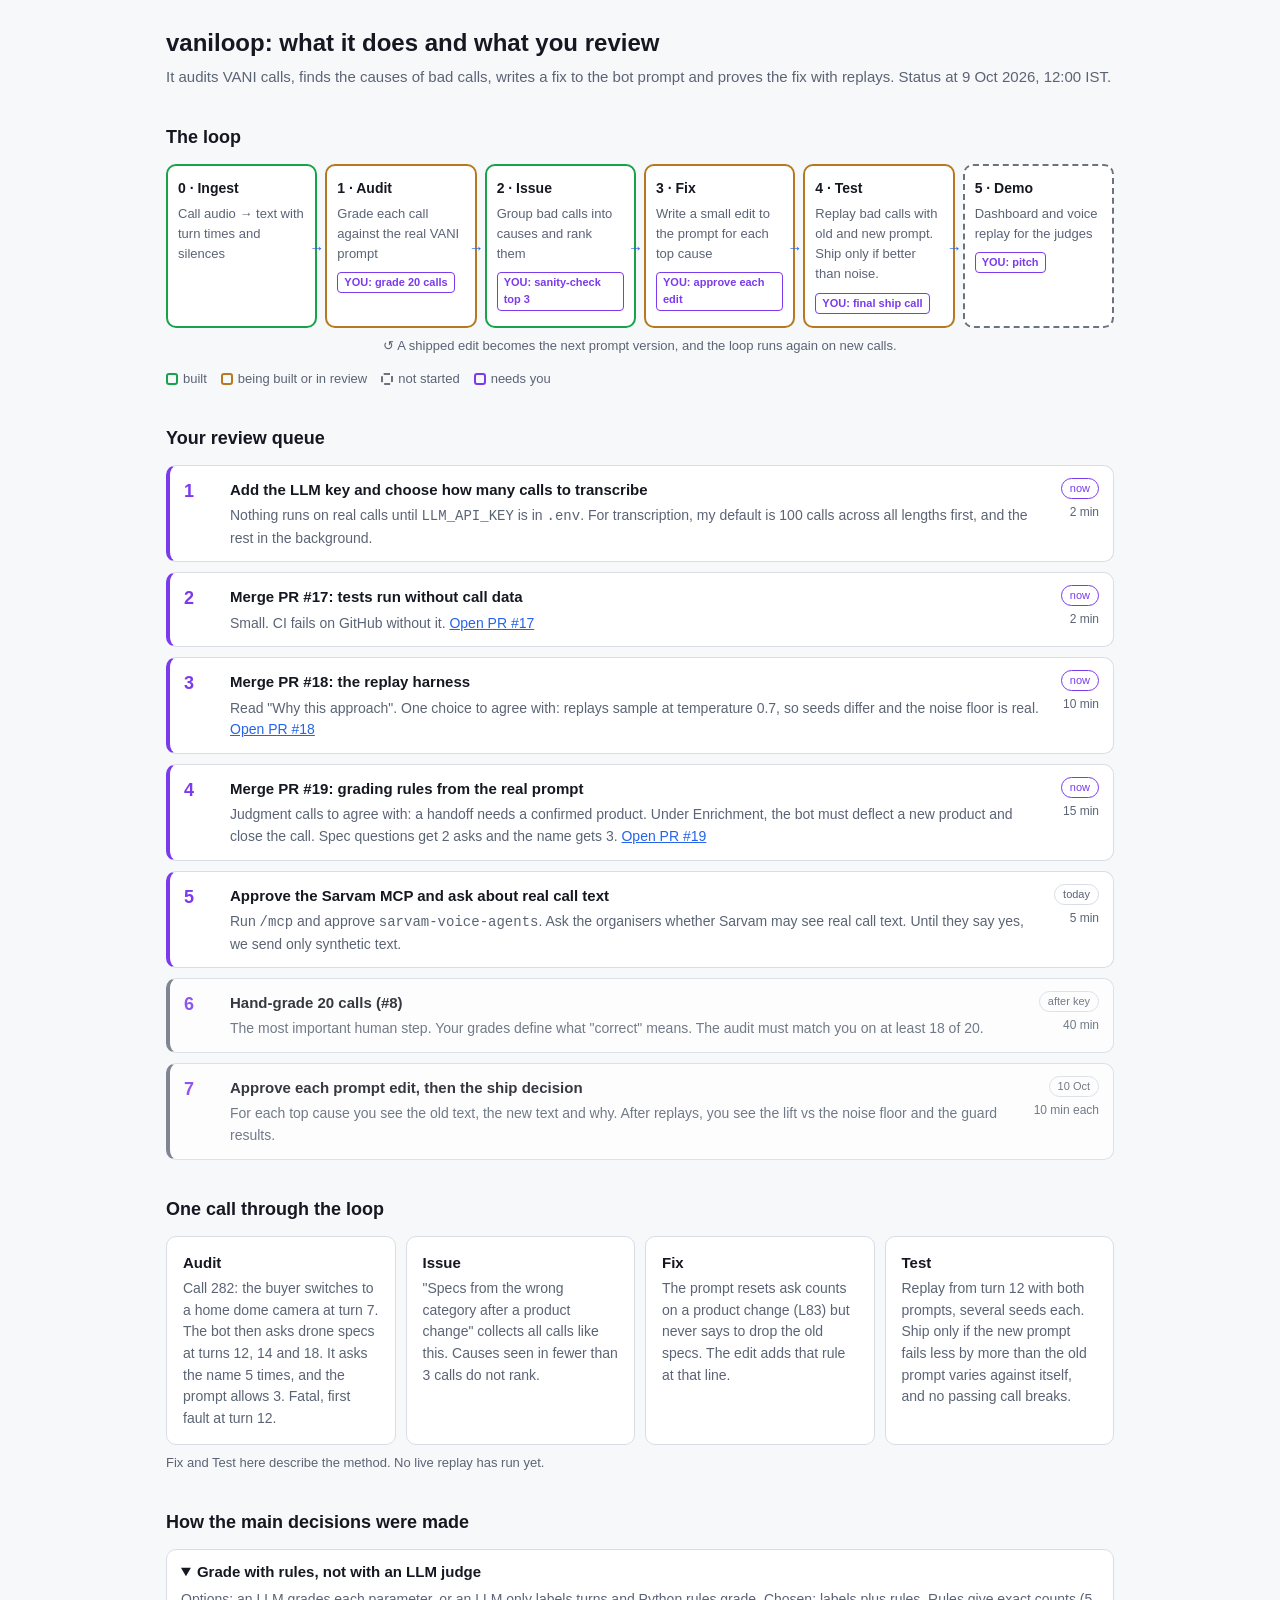
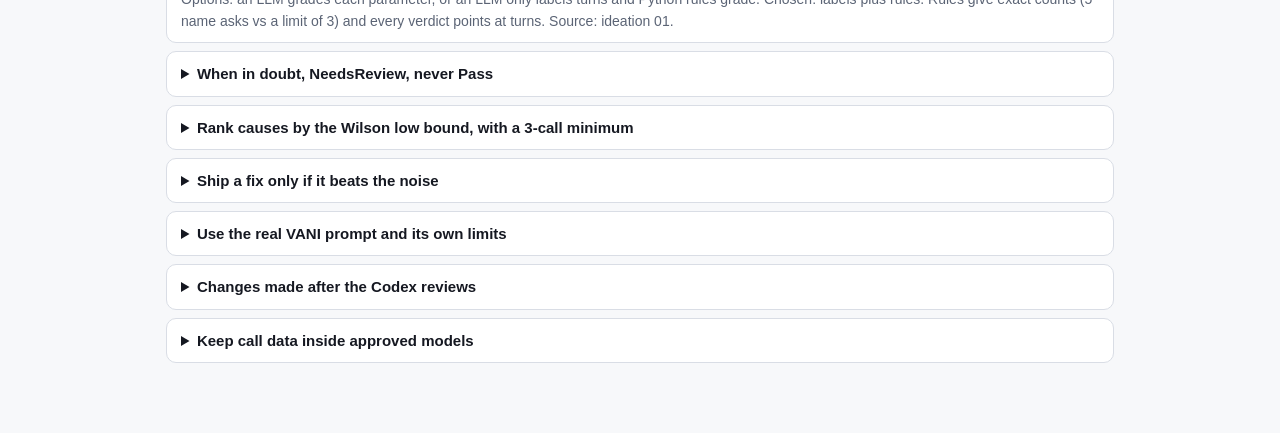
<file: ideation/architecture.html>
<!doctype html>
<html lang="en">
<head>
<meta charset="utf-8">
<meta name="viewport" content="width=device-width, initial-scale=1">
<title>vaniloop Review Map</title>
<style>
:root{--bg:#0f1115;--panel:#171a21;--line:#2a2f3a;--text:#e6e8ee;--mute:#9aa3b2;--accent:#6ea8fe;--ok:#4cc38a;--wip:#f5b942;--todo:#7b8496;--you:#c792ea}
@media (prefers-color-scheme: light){:root:not([data-theme="dark"]){--bg:#f7f8fa;--panel:#fff;--line:#d9dde5;--text:#151821;--mute:#5b6475;--accent:#2563eb;--ok:#16a34a;--wip:#b7791f;--todo:#6b7280;--you:#7c3aed}}
:root[data-theme="dark"]{--bg:#0f1115;--panel:#171a21;--line:#2a2f3a;--text:#e6e8ee;--mute:#9aa3b2;--accent:#6ea8fe;--ok:#4cc38a;--wip:#f5b942;--todo:#7b8496;--you:#c792ea}
*{box-sizing:border-box}
body{margin:0;background:var(--bg);color:var(--text);font:15px/1.55 -apple-system,BlinkMacSystemFont,"Segoe UI",Roboto,sans-serif}
main{max-width:980px;margin:0 auto;padding:24px 16px 64px}
h1{font-size:24px;margin:0 0 4px}
h2{font-size:18px;margin:36px 0 12px}
.sub{color:var(--mute);margin:0 0 8px}
a{color:var(--accent)}
.card{background:var(--panel);border:1px solid var(--line);border-radius:10px;padding:14px 16px}

/* loop */
.loop{display:grid;grid-template-columns:repeat(6,1fr);gap:8px;align-items:stretch}
.stage{position:relative;background:var(--panel);border:2px solid var(--line);border-radius:10px;padding:12px 10px}
.stage.ok{border-color:var(--ok)}.stage.wip{border-color:var(--wip)}.stage.todo{border-color:var(--todo);border-style:dashed}
.stage b{display:block;font-size:14px}
.stage p{margin:4px 0 0;font-size:13px;color:var(--mute)}
.stage .you{display:inline-block;margin-top:8px;font-size:11px;font-weight:700;color:var(--you);border:1px solid var(--you);border-radius:4px;padding:1px 6px}
.stage:not(:last-child)::after{content:"→";position:absolute;right:-9px;top:44%;color:var(--accent);font-weight:700}
.back{margin-top:8px;text-align:center;color:var(--mute);font-size:13px}
@media (max-width:760px){.loop{grid-template-columns:1fr 1fr}.stage::after{display:none}}
.legend{display:flex;gap:14px;flex-wrap:wrap;color:var(--mute);font-size:13px;margin-top:10px}
.sw{display:inline-block;width:12px;height:12px;border-radius:3px;border:2px solid;vertical-align:-2px;margin-right:5px}

/* review queue */
.q{display:grid;gap:10px}
.item{display:grid;grid-template-columns:34px 1fr auto;gap:12px;align-items:start;background:var(--panel);border:1px solid var(--line);border-left:4px solid var(--you);border-radius:10px;padding:12px 14px}
.item.later{border-left-color:var(--todo);opacity:.85}
.n{font-weight:700;color:var(--you);font-size:18px}
.item h3{margin:0;font-size:15px}
.item p{margin:4px 0 0;color:var(--mute);font-size:14px}
.item .def{color:var(--text)}
.meta{text-align:right;font-size:12px;color:var(--mute);white-space:nowrap}
.pill{display:inline-block;font-size:11px;border:1px solid var(--line);border-radius:999px;padding:1px 8px;margin-bottom:4px}
.pill.now{border-color:var(--you);color:var(--you)}

/* example + decisions */
.steps{display:grid;grid-template-columns:repeat(auto-fit,minmax(200px,1fr));gap:10px}
.steps .card b{display:block;margin-bottom:4px}
.steps .card p{margin:0;color:var(--mute);font-size:14px}
details{background:var(--panel);border:1px solid var(--line);border-radius:10px;padding:10px 14px;margin-bottom:8px}
summary{cursor:pointer;font-weight:600}
details p{margin:6px 0 0;color:var(--mute);font-size:14px}
.note{font-size:13px;color:var(--mute);margin-top:8px}
</style>
</head>
<body>
<main>
<h1>vaniloop: what it does and what you review</h1>
<p class="sub">It audits VANI calls, finds the causes of bad calls, writes a fix to the bot prompt and proves the fix with replays. Status at 9 Oct 2026, 12:00 IST.</p>

<h2>The loop</h2>
<div class="loop">
  <div class="stage ok"><b>0 · Ingest</b><p>Call audio → text with turn times and silences</p></div>
  <div class="stage wip"><b>1 · Audit</b><p>Grade each call against the real VANI prompt</p><span class="you">YOU: grade 20 calls</span></div>
  <div class="stage ok"><b>2 · Issue</b><p>Group bad calls into causes and rank them</p><span class="you">YOU: sanity-check top 3</span></div>
  <div class="stage wip"><b>3 · Fix</b><p>Write a small edit to the prompt for each top cause</p><span class="you">YOU: approve each edit</span></div>
  <div class="stage wip"><b>4 · Test</b><p>Replay bad calls with old and new prompt. Ship only if better than noise.</p><span class="you">YOU: final ship call</span></div>
  <div class="stage todo"><b>5 · Demo</b><p>Dashboard and voice replay for the judges</p><span class="you">YOU: pitch</span></div>
</div>
<p class="back">↺ A shipped edit becomes the next prompt version, and the loop runs again on new calls.</p>
<div class="legend">
  <span><span class="sw" style="border-color:var(--ok)"></span>built</span>
  <span><span class="sw" style="border-color:var(--wip)"></span>being built or in review</span>
  <span><span class="sw" style="border-color:var(--todo);border-style:dashed"></span>not started</span>
  <span><span class="sw" style="border-color:var(--you)"></span>needs you</span>
</div>

<h2>Your review queue</h2>
<div class="q">
  <div class="item">
    <div class="n">1</div>
    <div><h3>Add the LLM key and choose how many calls to transcribe</h3>
      <p>Nothing runs on real calls until <code>LLM_API_KEY</code> is in <code>.env</code>. For transcription, my default is 100 calls across all lengths first, and the rest in the background.</p></div>
    <div class="meta"><span class="pill now">now</span><br>2 min</div>
  </div>
  <div class="item">
    <div class="n">2</div>
    <div><h3>Merge PR #17: tests run without call data</h3>
      <p>Small. CI fails on GitHub without it. <a href="https://github.com/amteshwarkhokhar/vaniloop/pull/17">Open PR #17</a></p></div>
    <div class="meta"><span class="pill now">now</span><br>2 min</div>
  </div>
  <div class="item">
    <div class="n">3</div>
    <div><h3>Merge PR #18: the replay harness</h3>
      <p>Read "Why this approach". One choice to agree with: replays sample at temperature 0.7, so seeds differ and the noise floor is real. <a href="https://github.com/amteshwarkhokhar/vaniloop/pull/18">Open PR #18</a></p></div>
    <div class="meta"><span class="pill now">now</span><br>10 min</div>
  </div>
  <div class="item">
    <div class="n">4</div>
    <div><h3>Merge PR #19: grading rules from the real prompt</h3>
      <p>Judgment calls to agree with: a handoff needs a confirmed product. Under Enrichment, the bot must deflect a new product and close the call. Spec questions get 2 asks and the name gets 3. <a href="https://github.com/amteshwarkhokhar/vaniloop/pull/19">Open PR #19</a></p></div>
    <div class="meta"><span class="pill now">now</span><br>15 min</div>
  </div>
  <div class="item">
    <div class="n">5</div>
    <div><h3>Approve the Sarvam MCP and ask about real call text</h3>
      <p>Run <code>/mcp</code> and approve <code>sarvam-voice-agents</code>. Ask the organisers whether Sarvam may see real call text. Until they say yes, we send only synthetic text.</p></div>
    <div class="meta"><span class="pill">today</span><br>5 min</div>
  </div>
  <div class="item later">
    <div class="n">6</div>
    <div><h3>Hand-grade 20 calls (#8)</h3>
      <p>The most important human step. Your grades define what "correct" means. The audit must match you on at least 18 of 20.</p></div>
    <div class="meta"><span class="pill">after key</span><br>40 min</div>
  </div>
  <div class="item later">
    <div class="n">7</div>
    <div><h3>Approve each prompt edit, then the ship decision</h3>
      <p>For each top cause you see the old text, the new text and why. After replays, you see the lift vs the noise floor and the guard results.</p></div>
    <div class="meta"><span class="pill">10 Oct</span><br>10 min each</div>
  </div>
</div>

<h2>One call through the loop</h2>
<div class="steps">
  <div class="card"><b>Audit</b><p>Call 282: the buyer switches to a home dome camera at turn 7. The bot then asks drone specs at turns 12, 14 and 18. It asks the name 5 times, and the prompt allows 3. Fatal, first fault at turn 12.</p></div>
  <div class="card"><b>Issue</b><p>"Specs from the wrong category after a product change" collects all calls like this. Causes seen in fewer than 3 calls do not rank.</p></div>
  <div class="card"><b>Fix</b><p>The prompt resets ask counts on a product change (L83) but never says to drop the old specs. The edit adds that rule at that line.</p></div>
  <div class="card"><b>Test</b><p>Replay from turn 12 with both prompts, several seeds each. Ship only if the new prompt fails less by more than the old prompt varies against itself, and no passing call breaks.</p></div>
</div>
<p class="note">Fix and Test here describe the method. No live replay has run yet.</p>

<h2>How the main decisions were made</h2>
<details open><summary>Grade with rules, not with an LLM judge</summary>
<p>Options: an LLM grades each parameter, or an LLM only labels turns and Python rules grade. Chosen: labels plus rules. Rules give exact counts (5 name asks vs a limit of 3) and every verdict points at turns. Source: ideation 01.</p></details>
<details><summary>When in doubt, NeedsReview, never Pass</summary>
<p>A wrong Pass hides a Fatal. Doubtful calls go to a human. Source: ideation 01.</p></details>
<details><summary>Rank causes by the Wilson low bound, with a 3-call minimum</summary>
<p>A cause seen in 2 calls must not outrank one seen in 40. The low bound penalises thin evidence. Source: ideation 02.</p></details>
<details><summary>Ship a fix only if it beats the noise</summary>
<p>A replay of the same prompt varies run to run. So we measure that variation first (old vs old) and require the fix to beat it, with no passing call broken. The idea comes from AgentCI and is rebuilt here. Source: ideation 04.</p></details>
<details><summary>Use the real VANI prompt and its own limits</summary>
<p>You supplied the prompt. Rules now use its limits (L69): product 4, quantity 3, each spec 2, name 3, city 3. Edits apply to real text. Source: 06 prompt map.</p></details>
<details><summary>Changes made after the Codex reviews</summary>
<p>Handoffs must confirm the product first (Codex found handoffs passing without one). Enrichment needs proof of the close. Replays use real seeds at temperature 0.7, because at temperature 0 every seed gives the same call and the noise floor reads zero.</p></details>
<details><summary>Keep call data inside approved models</summary>
<p>Call data goes to Claude, OpenAI/Codex and Gemini only. GLM and DeepSeek work on code only. Sarvam and TypeSafe get synthetic text until someone approves real text. Hackathon rule: customer data stays on premises.</p></details>
</main>
</body>
</html>
</file>
